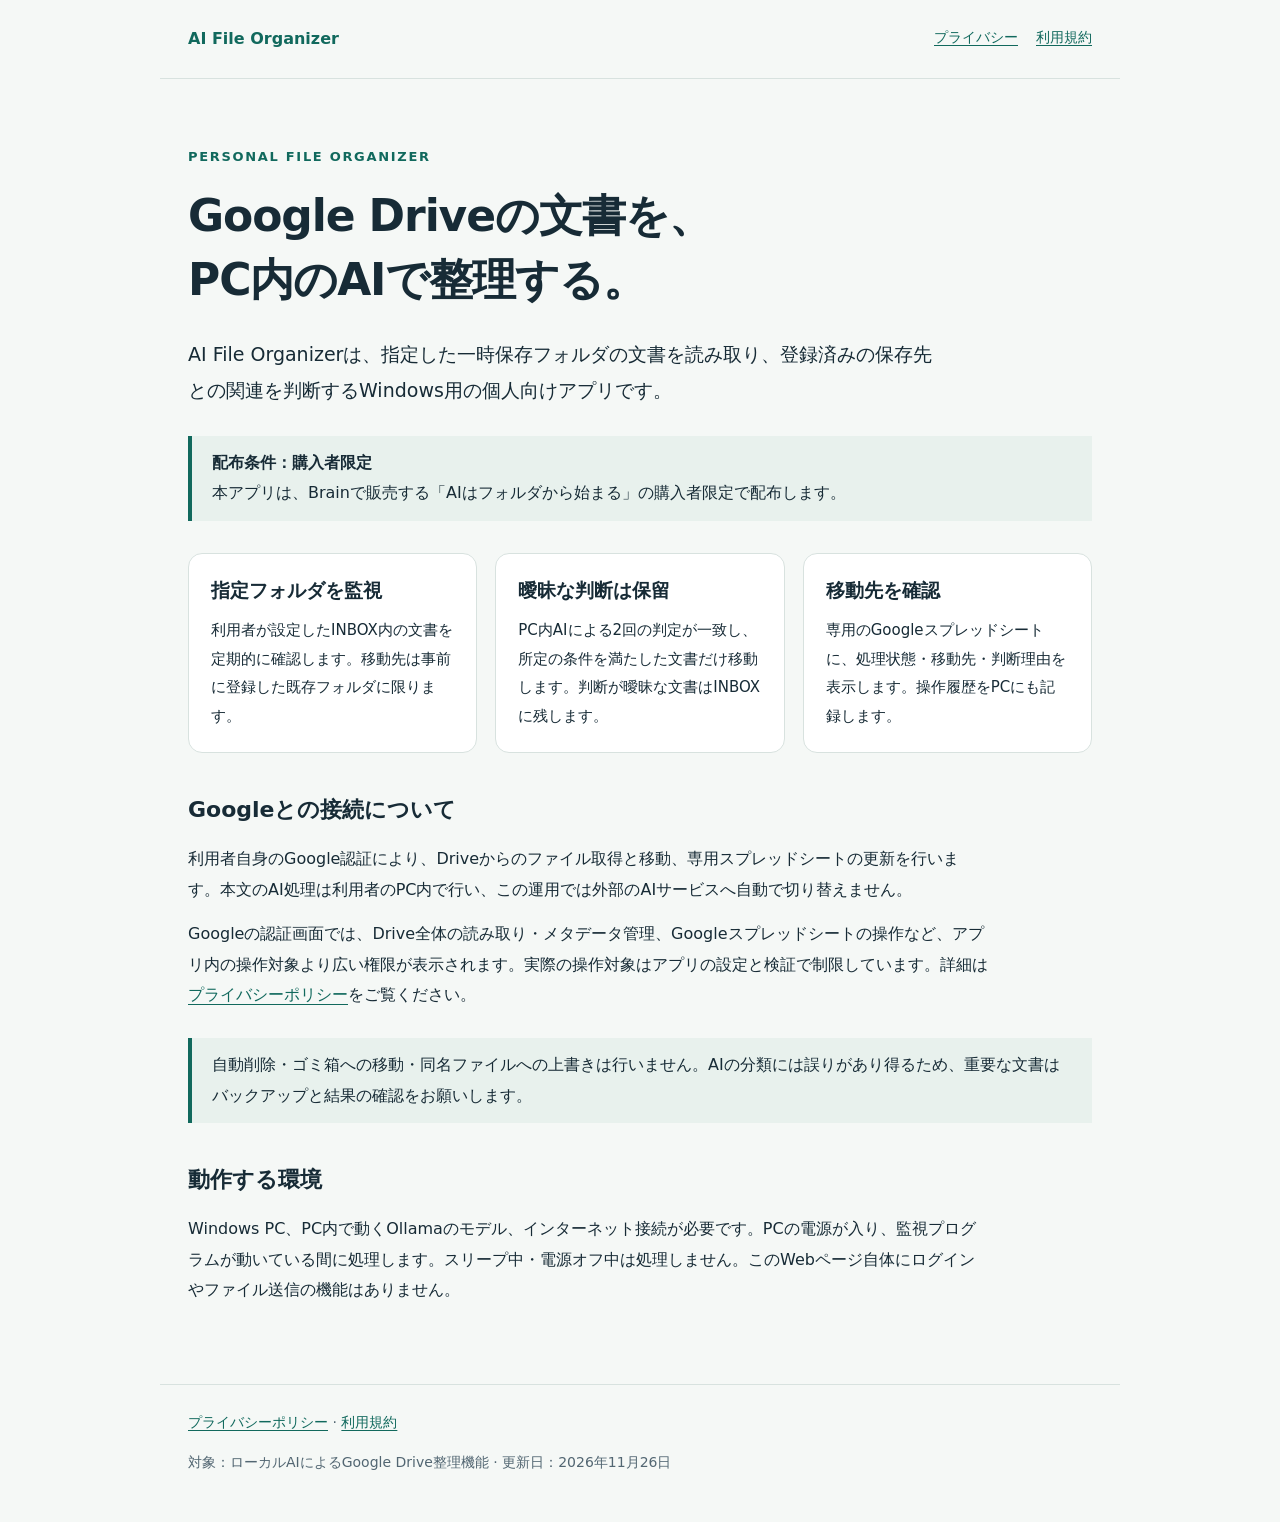
<file: index.html>
<!doctype html>
<html lang="ja">
<head><meta charset="utf-8"><meta name="viewport" content="width=device-width, initial-scale=1"><meta name="description" content="AI File Organizerは、指定したGoogle DriveのフォルダをPC内AIで分類し、判断が曖昧なファイルを元の場所に残す個人用アプリです。"><title>AI File Organizer — PC内AIでファイル整理</title><link rel="stylesheet" href="style.css"></head>
<body>
<header><a href="index.html">AI File Organizer</a><nav aria-label="メイン"><a href="privacy.html">プライバシー</a><a href="terms.html">利用規約</a></nav></header>
<main>
<p class="eyebrow">PERSONAL FILE ORGANIZER</p>
<h1>Google Driveの文書を、<br>PC内のAIで整理する。</h1>
<p class="lead">AI File Organizerは、指定した一時保存フォルダの文書を読み取り、登録済みの保存先との関連を判断するWindows用の個人向けアプリです。</p><div class="note"><strong>配布条件：購入者限定</strong><br>本アプリは、Brainで販売する「AIはフォルダから始まる」の購入者限定で配布します。</div>

<div class="cards">
<section class="card"><h2>指定フォルダを監視</h2><p>利用者が設定したINBOX内の文書を定期的に確認します。移動先は事前に登録した既存フォルダに限ります。</p></section>
<section class="card"><h2>曖昧な判断は保留</h2><p>PC内AIによる2回の判定が一致し、所定の条件を満たした文書だけ移動します。判断が曖昧な文書はINBOXに残します。</p></section>
<section class="card"><h2>移動先を確認</h2><p>専用のGoogleスプレッドシートに、処理状態・移動先・判断理由を表示します。操作履歴をPCにも記録します。</p></section>
</div>
<h2>Googleとの接続について</h2>
<p>利用者自身のGoogle認証により、Driveからのファイル取得と移動、専用スプレッドシートの更新を行います。本文のAI処理は利用者のPC内で行い、この運用では外部のAIサービスへ自動で切り替えません。</p>
<p>Googleの認証画面では、Drive全体の読み取り・メタデータ管理、Googleスプレッドシートの操作など、アプリ内の操作対象より広い権限が表示されます。実際の操作対象はアプリの設定と検証で制限しています。詳細は<a href="privacy.html">プライバシーポリシー</a>をご覧ください。</p>
<div class="note">自動削除・ゴミ箱への移動・同名ファイルへの上書きは行いません。AIの分類には誤りがあり得るため、重要な文書はバックアップと結果の確認をお願いします。</div>
<h2>動作する環境</h2>
<p>Windows PC、PC内で動くOllamaのモデル、インターネット接続が必要です。PCの電源が入り、監視プログラムが動いている間に処理します。スリープ中・電源オフ中は処理しません。このWebページ自体にログインやファイル送信の機能はありません。</p>
</main>
<footer><a href="privacy.html">プライバシーポリシー</a> · <a href="terms.html">利用規約</a><p>対象：ローカルAIによるGoogle Drive整理機能 · 更新日：2026年11月26日</p></footer>
</body></html>
</file>
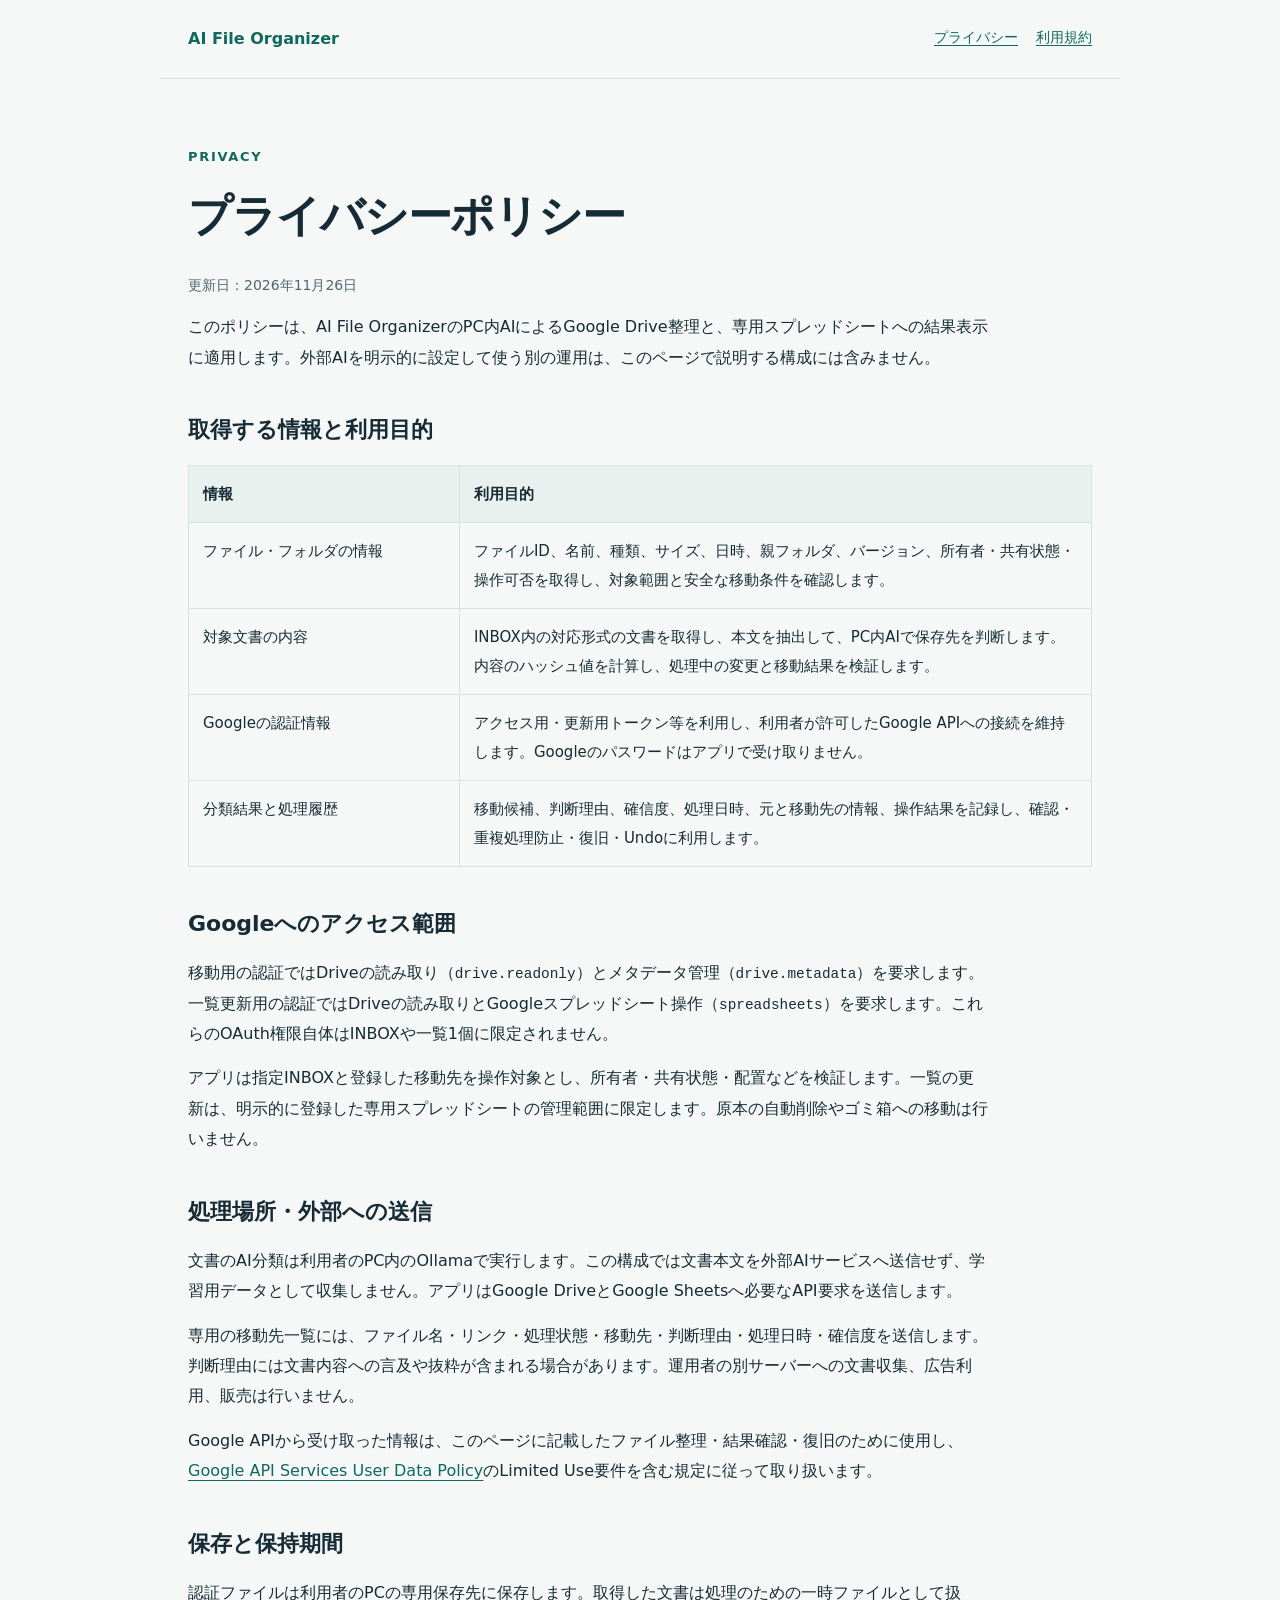
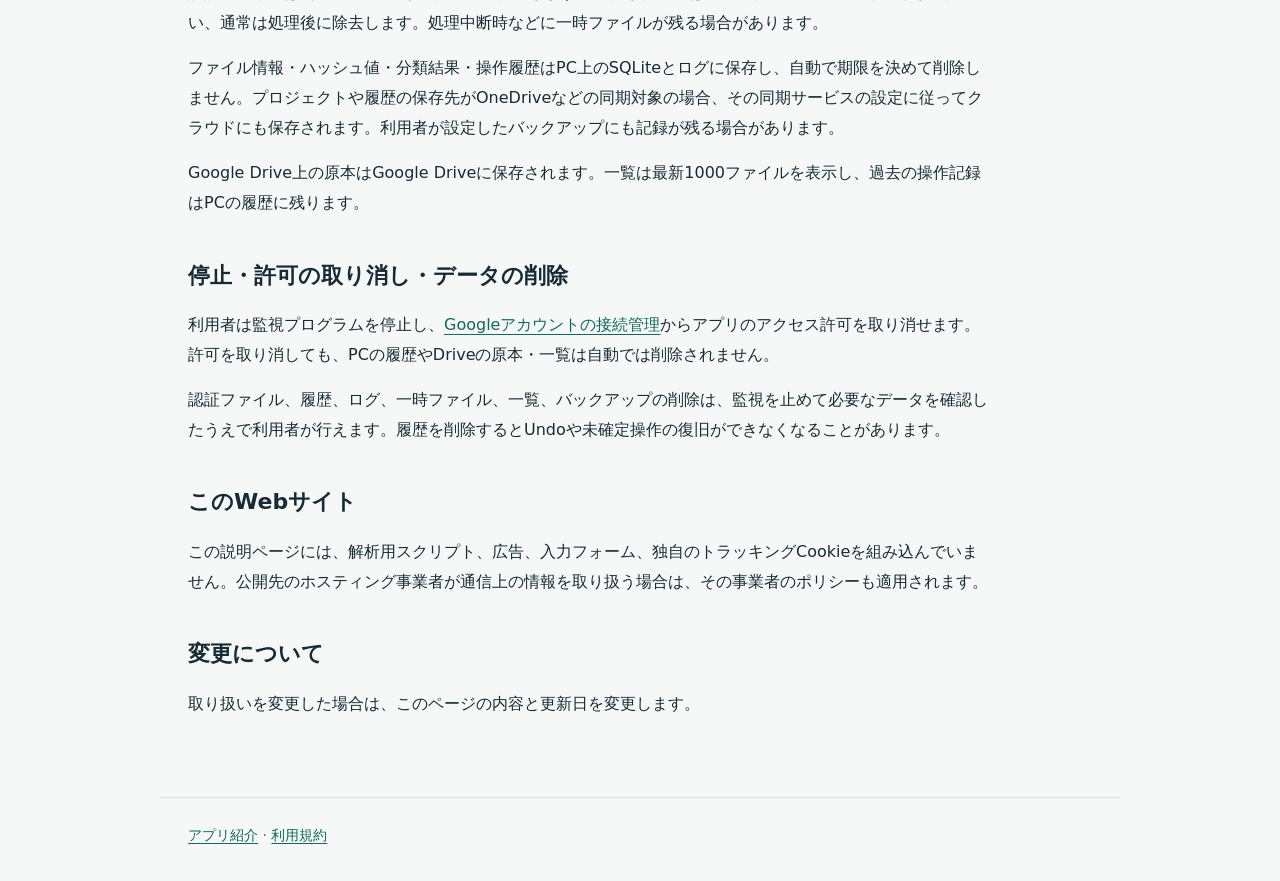
<file: privacy.html>
<!doctype html>
<html lang="ja">
<head><meta charset="utf-8"><meta name="viewport" content="width=device-width, initial-scale=1"><title>プライバシーポリシー — AI File Organizer</title><link rel="stylesheet" href="style.css"></head>
<body>
<header><a href="index.html">AI File Organizer</a><nav aria-label="メイン"><a href="privacy.html" aria-current="page">プライバシー</a><a href="terms.html">利用規約</a></nav></header>
<main>
<p class="eyebrow">PRIVACY</p><h1>プライバシーポリシー</h1><p class="meta">更新日：2026年11月26日</p>
<p>このポリシーは、AI File OrganizerのPC内AIによるGoogle Drive整理と、専用スプレッドシートへの結果表示に適用します。外部AIを明示的に設定して使う別の運用は、このページで説明する構成には含みません。</p>
<h2>取得する情報と利用目的</h2>
<table><thead><tr><th scope="col">情報</th><th scope="col">利用目的</th></tr></thead><tbody>
<tr><td>ファイル・フォルダの情報</td><td>ファイルID、名前、種類、サイズ、日時、親フォルダ、バージョン、所有者・共有状態・操作可否を取得し、対象範囲と安全な移動条件を確認します。</td></tr>
<tr><td>対象文書の内容</td><td>INBOX内の対応形式の文書を取得し、本文を抽出して、PC内AIで保存先を判断します。内容のハッシュ値を計算し、処理中の変更と移動結果を検証します。</td></tr>
<tr><td>Googleの認証情報</td><td>アクセス用・更新用トークン等を利用し、利用者が許可したGoogle APIへの接続を維持します。Googleのパスワードはアプリで受け取りません。</td></tr>
<tr><td>分類結果と処理履歴</td><td>移動候補、判断理由、確信度、処理日時、元と移動先の情報、操作結果を記録し、確認・重複処理防止・復旧・Undoに利用します。</td></tr>
</tbody></table>
<h2>Googleへのアクセス範囲</h2>
<p>移動用の認証ではDriveの読み取り（<code>drive.readonly</code>）とメタデータ管理（<code>drive.metadata</code>）を要求します。一覧更新用の認証ではDriveの読み取りとGoogleスプレッドシート操作（<code>spreadsheets</code>）を要求します。これらのOAuth権限自体はINBOXや一覧1個に限定されません。</p>
<p>アプリは指定INBOXと登録した移動先を操作対象とし、所有者・共有状態・配置などを検証します。一覧の更新は、明示的に登録した専用スプレッドシートの管理範囲に限定します。原本の自動削除やゴミ箱への移動は行いません。</p>
<h2>処理場所・外部への送信</h2>
<p>文書のAI分類は利用者のPC内のOllamaで実行します。この構成では文書本文を外部AIサービスへ送信せず、学習用データとして収集しません。アプリはGoogle DriveとGoogle Sheetsへ必要なAPI要求を送信します。</p>
<p>専用の移動先一覧には、ファイル名・リンク・処理状態・移動先・判断理由・処理日時・確信度を送信します。判断理由には文書内容への言及や抜粋が含まれる場合があります。運用者の別サーバーへの文書収集、広告利用、販売は行いません。</p>
<p>Google APIから受け取った情報は、このページに記載したファイル整理・結果確認・復旧のために使用し、<a href="https://developers.google.com/terms/api-services-user-data-policy">Google API Services User Data Policy</a>のLimited Use要件を含む規定に従って取り扱います。</p>
<h2>保存と保持期間</h2>
<p>認証ファイルは利用者のPCの専用保存先に保存します。取得した文書は処理のための一時ファイルとして扱い、通常は処理後に除去します。処理中断時などに一時ファイルが残る場合があります。</p>
<p>ファイル情報・ハッシュ値・分類結果・操作履歴はPC上のSQLiteとログに保存し、自動で期限を決めて削除しません。プロジェクトや履歴の保存先がOneDriveなどの同期対象の場合、その同期サービスの設定に従ってクラウドにも保存されます。利用者が設定したバックアップにも記録が残る場合があります。</p>
<p>Google Drive上の原本はGoogle Driveに保存されます。一覧は最新1000ファイルを表示し、過去の操作記録はPCの履歴に残ります。</p>
<h2>停止・許可の取り消し・データの削除</h2>
<p>利用者は監視プログラムを停止し、<a href="https://myaccount.google.com/connections">Googleアカウントの接続管理</a>からアプリのアクセス許可を取り消せます。許可を取り消しても、PCの履歴やDriveの原本・一覧は自動では削除されません。</p>
<p>認証ファイル、履歴、ログ、一時ファイル、一覧、バックアップの削除は、監視を止めて必要なデータを確認したうえで利用者が行えます。履歴を削除するとUndoや未確定操作の復旧ができなくなることがあります。</p>
<h2>このWebサイト</h2><p>この説明ページには、解析用スクリプト、広告、入力フォーム、独自のトラッキングCookieを組み込んでいません。公開先のホスティング事業者が通信上の情報を取り扱う場合は、その事業者のポリシーも適用されます。</p>
<h2>変更について</h2><p>取り扱いを変更した場合は、このページの内容と更新日を変更します。</p>
</main><footer><a href="index.html">アプリ紹介</a> · <a href="terms.html">利用規約</a></footer>
</body></html>
</file>
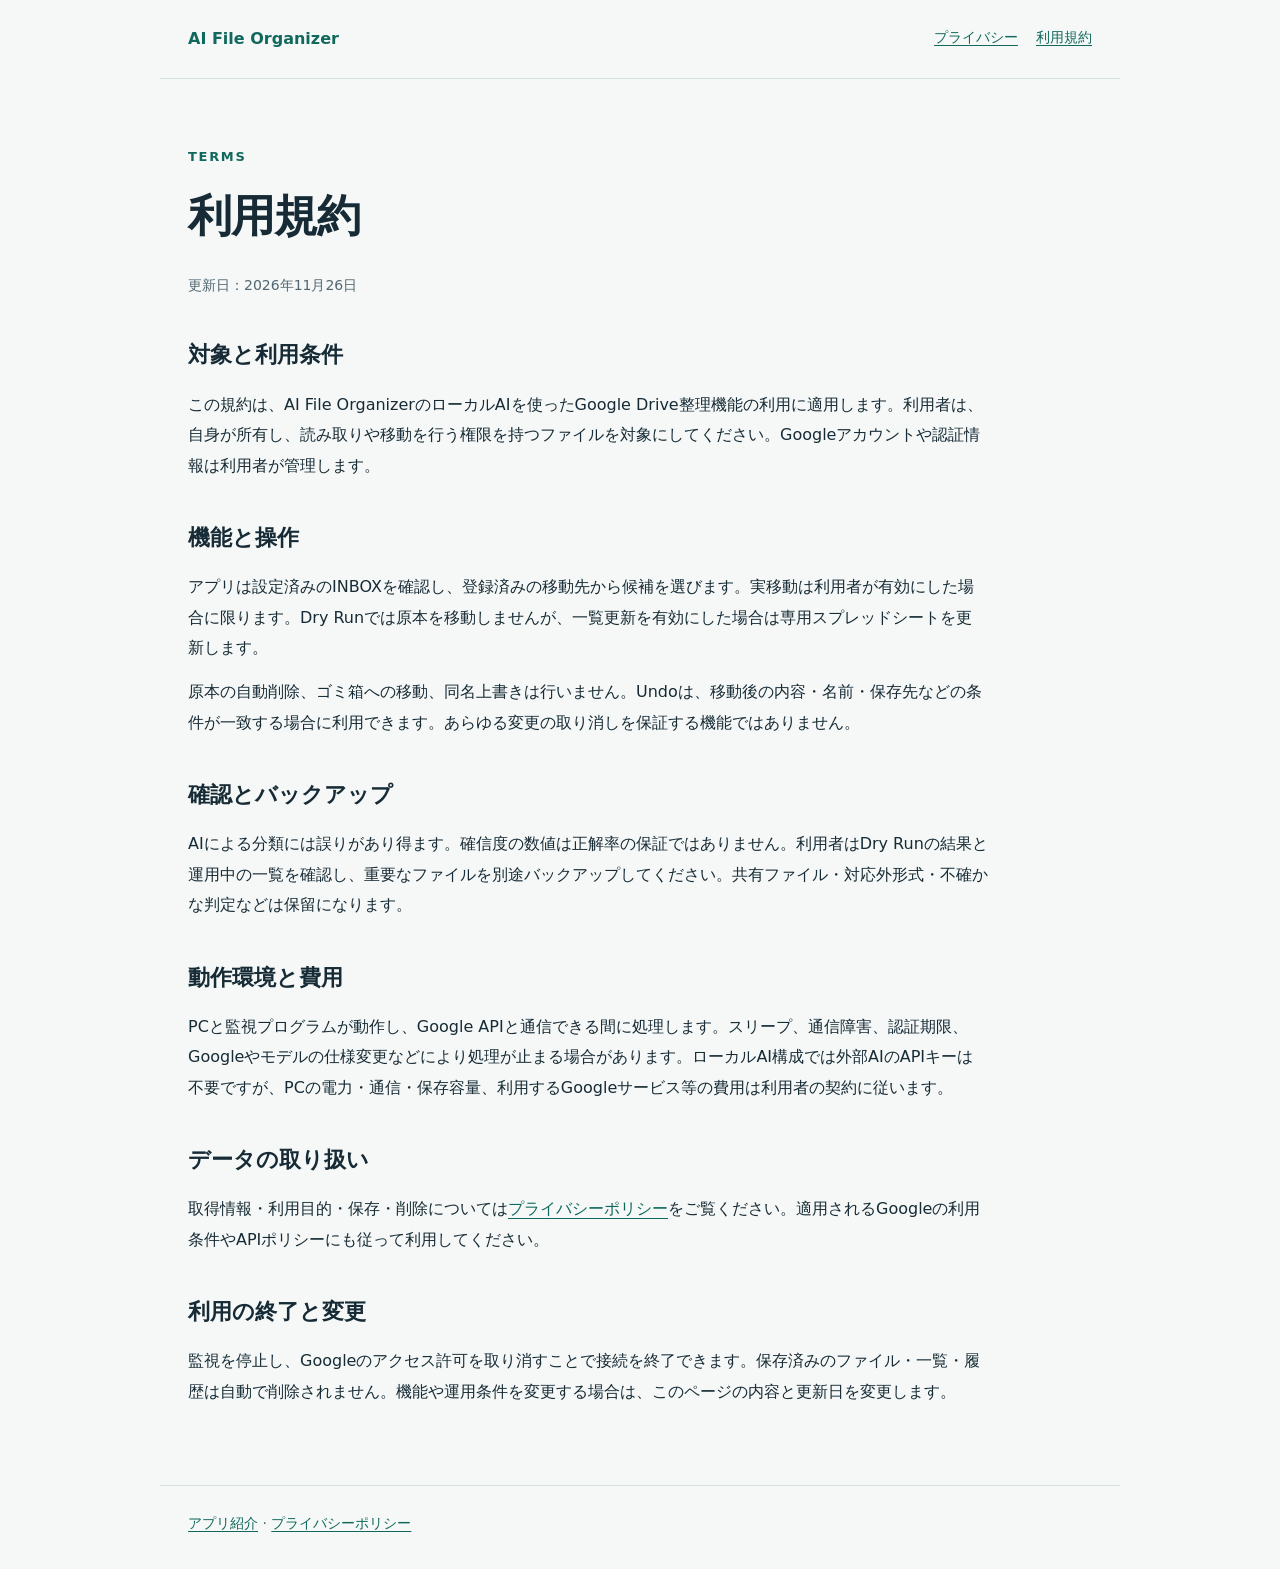
<file: terms.html>
<!doctype html>
<html lang="ja">
<head><meta charset="utf-8"><meta name="viewport" content="width=device-width, initial-scale=1"><title>利用規約 — AI File Organizer</title><link rel="stylesheet" href="style.css"></head>
<body>
<header><a href="index.html">AI File Organizer</a><nav aria-label="メイン"><a href="privacy.html">プライバシー</a><a href="terms.html" aria-current="page">利用規約</a></nav></header>
<main>
<p class="eyebrow">TERMS</p><h1>利用規約</h1><p class="meta">更新日：2026年11月26日</p>
<h2>対象と利用条件</h2><p>この規約は、AI File OrganizerのローカルAIを使ったGoogle Drive整理機能の利用に適用します。利用者は、自身が所有し、読み取りや移動を行う権限を持つファイルを対象にしてください。Googleアカウントや認証情報は利用者が管理します。</p>
<h2>機能と操作</h2><p>アプリは設定済みのINBOXを確認し、登録済みの移動先から候補を選びます。実移動は利用者が有効にした場合に限ります。Dry Runでは原本を移動しませんが、一覧更新を有効にした場合は専用スプレッドシートを更新します。</p><p>原本の自動削除、ゴミ箱への移動、同名上書きは行いません。Undoは、移動後の内容・名前・保存先などの条件が一致する場合に利用できます。あらゆる変更の取り消しを保証する機能ではありません。</p>
<h2>確認とバックアップ</h2><p>AIによる分類には誤りがあり得ます。確信度の数値は正解率の保証ではありません。利用者はDry Runの結果と運用中の一覧を確認し、重要なファイルを別途バックアップしてください。共有ファイル・対応外形式・不確かな判定などは保留になります。</p>
<h2>動作環境と費用</h2><p>PCと監視プログラムが動作し、Google APIと通信できる間に処理します。スリープ、通信障害、認証期限、Googleやモデルの仕様変更などにより処理が止まる場合があります。ローカルAI構成では外部AIのAPIキーは不要ですが、PCの電力・通信・保存容量、利用するGoogleサービス等の費用は利用者の契約に従います。</p>
<h2>データの取り扱い</h2><p>取得情報・利用目的・保存・削除については<a href="privacy.html">プライバシーポリシー</a>をご覧ください。適用されるGoogleの利用条件やAPIポリシーにも従って利用してください。</p>
<h2>利用の終了と変更</h2><p>監視を停止し、Googleのアクセス許可を取り消すことで接続を終了できます。保存済みのファイル・一覧・履歴は自動で削除されません。機能や運用条件を変更する場合は、このページの内容と更新日を変更します。</p>
</main><footer><a href="index.html">アプリ紹介</a> · <a href="privacy.html">プライバシーポリシー</a></footer>
</body></html>
</file>
<file: style.css>
:root{color-scheme:light;--ink:#172b36;--muted:#526672;--accent:#11695d;--line:#d8e2df;--paper:#f5f8f6}*{box-sizing:border-box}body{margin:0;background:var(--paper);color:var(--ink);font:16px/1.9 system-ui,-apple-system,"Segoe UI","Yu Gothic",sans-serif}a{color:var(--accent);text-underline-offset:.22em}a:focus-visible{outline:3px solid #ba7d18;outline-offset:5px}header,main,footer{max-width:960px;margin:auto;padding:24px 28px}header{display:flex;flex-wrap:wrap;justify-content:space-between;gap:12px;border-bottom:1px solid var(--line)}header>a{font-weight:750;text-decoration:none}nav{display:flex;flex-wrap:wrap;gap:18px;font-size:14px}main{padding-top:52px;padding-bottom:64px}h1{font-size:clamp(28px,5vw,44px);line-height:1.45;letter-spacing:-.025em;max-width:760px;margin:12px 0 24px}h2{font-size:22px;margin-top:40px;line-height:1.5}p{margin:14px 0;max-width:800px}.eyebrow{font-size:13px;font-weight:700;letter-spacing:.13em;color:var(--accent)}.lead{font-size:19px;max-width:760px}.cards{display:grid;grid-template-columns:repeat(3,1fr);gap:18px;margin-top:32px}.card{padding:22px;background:white;border:1px solid var(--line);border-radius:14px}.card h2{font-size:19px;margin:0 0 12px}.card p{font-size:15px;margin:0}.note{border-left:4px solid var(--accent);padding:12px 20px;background:#e8f1ed;margin:28px 0}.meta,footer{color:var(--muted);font-size:14px}footer{border-top:1px solid var(--line);padding-bottom:32px}ul,ol{padding-left:1.6em}li+li{margin-top:8px}code{overflow-wrap:anywhere;font-size:.9em}table{border-collapse:collapse;width:100%;font-size:15px}td,th{padding:14px;border:1px solid var(--line);text-align:left;vertical-align:top}th{background:#e8f1ed}td:first-child{width:30%}@media(max-width:660px){header,main,footer{padding-left:20px;padding-right:20px}.cards{grid-template-columns:1fr}main{padding-top:30px}nav{gap:12px}td,th{padding:10px}td:first-child{width:35%}}
</file>
